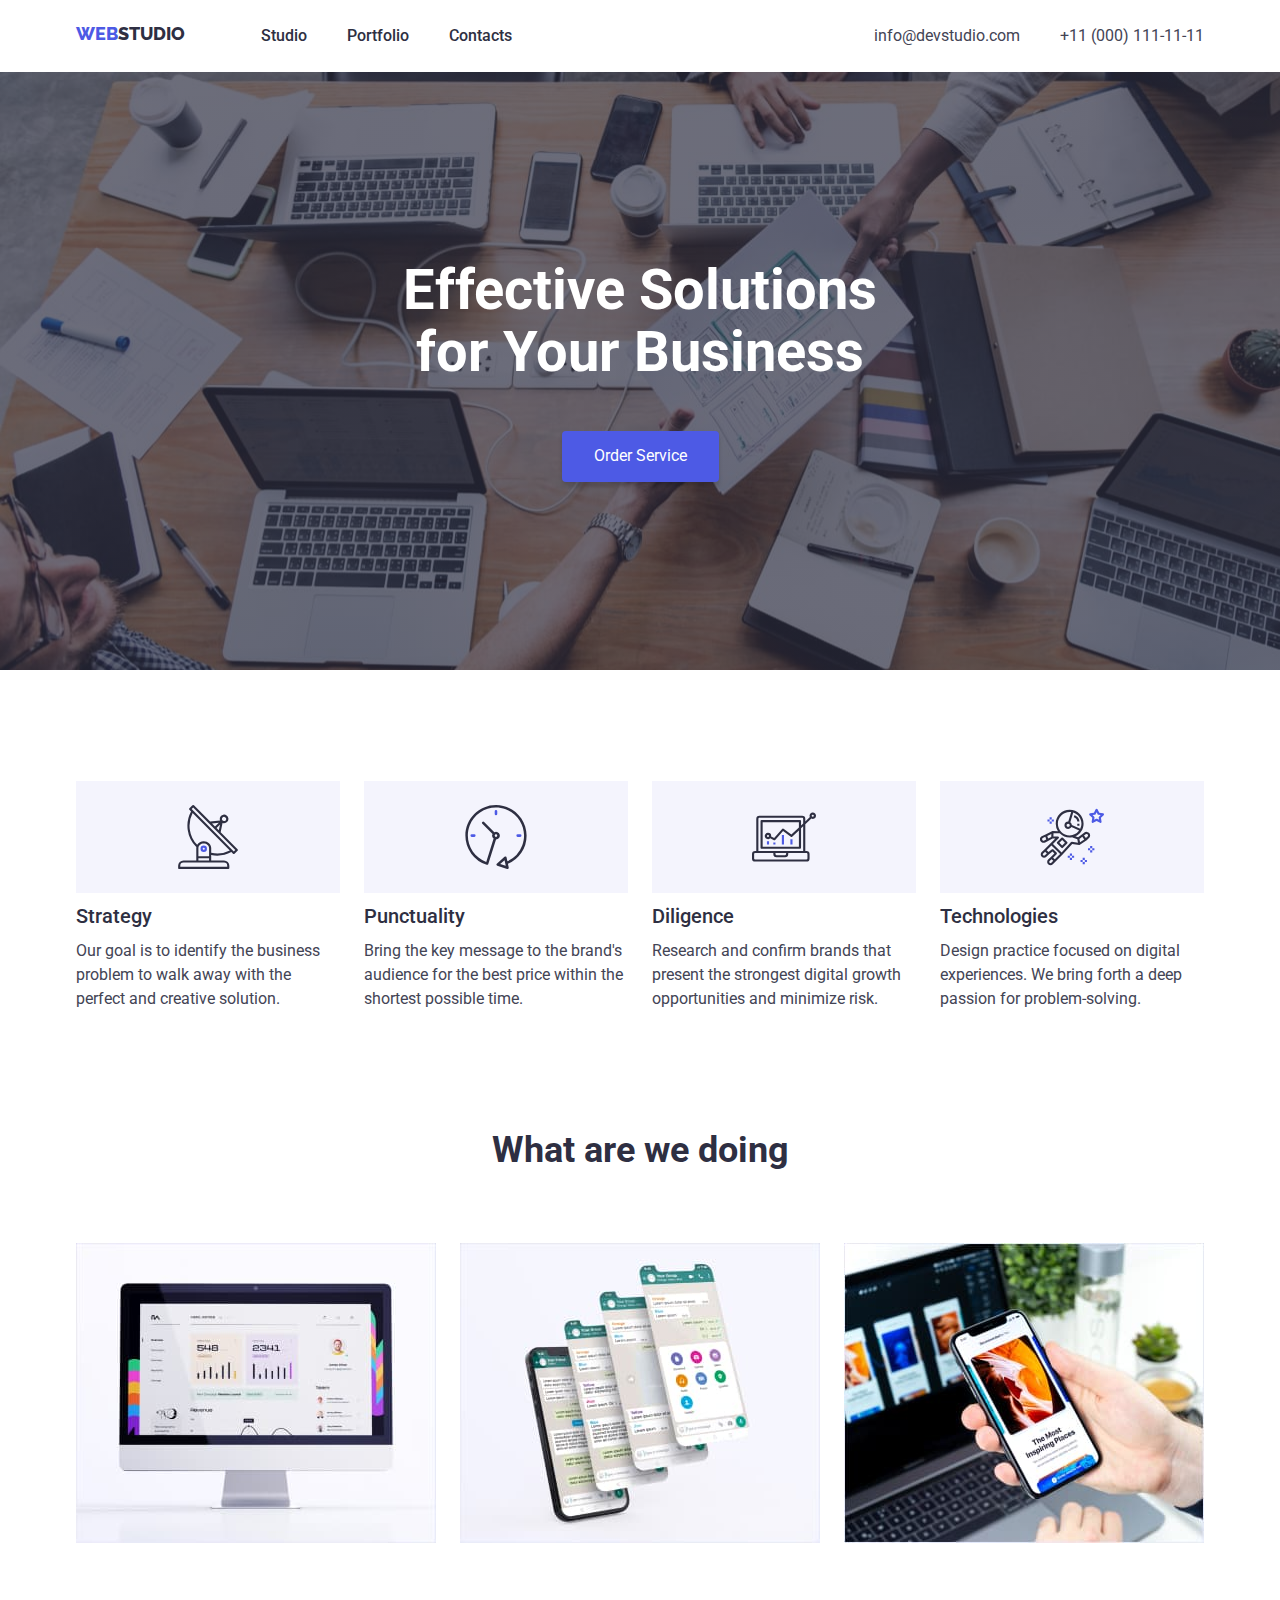
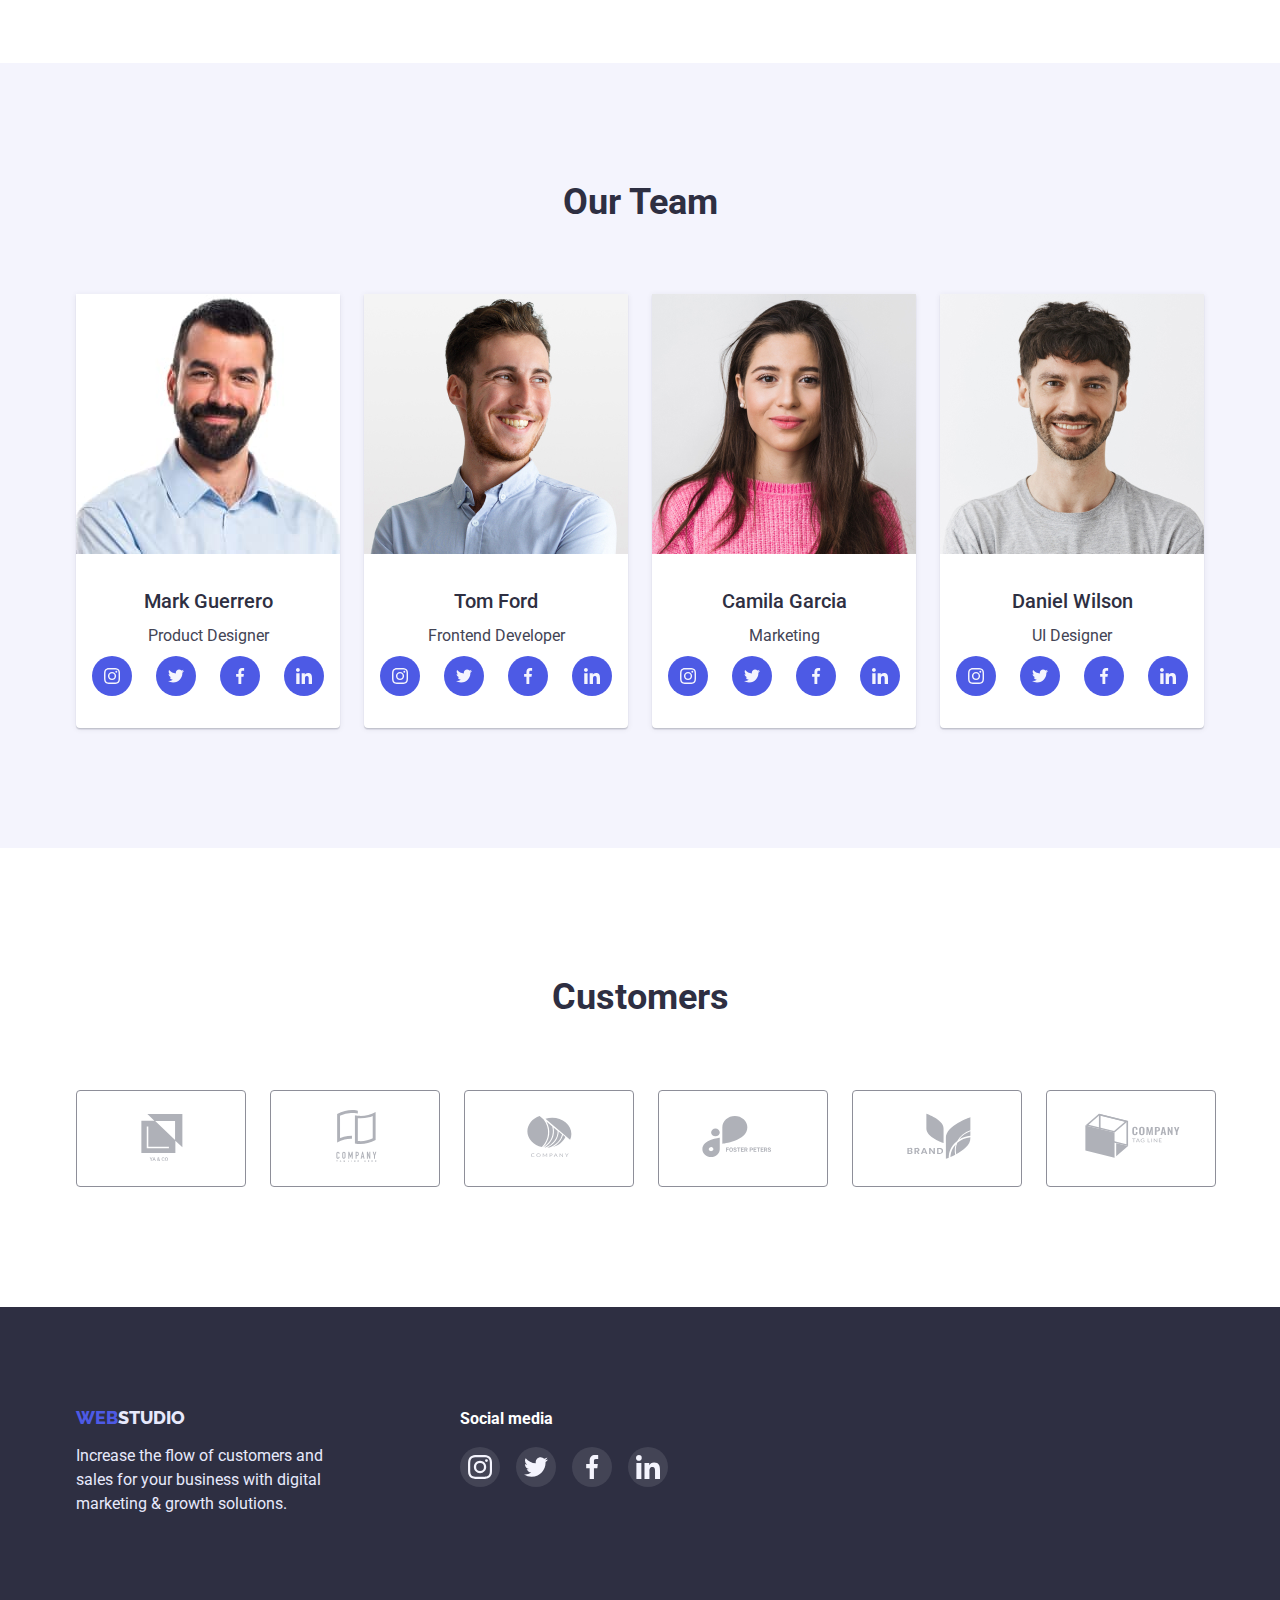
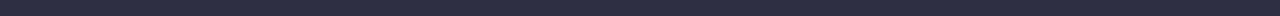
<file: index.html>
<!DOCTYPE html>
<html lang="en">

<head>
    <meta charset="UTF-8">
    <meta http-equiv="X-UA-Compatible" content="IE=edge">
    <meta name="viewport" content="width=device-width, initial-scale=1.0">
    <title>Web Studio</title>
    <link rel="stylesheet"
        href="https://cdnjs.cloudflare.com/ajax/libs/modern-normalize/1.0.0/modern-normalize.min.css" />
    <link rel="preconnect" href="https://fonts.googleapis.com">
    <link rel="preconnect" href="https://fonts.gstatic.com" crossorigin>
    <link
        href="https://fonts.googleapis.com/css2?family=Raleway:wght@800&family=Roboto:wght@400;500;700;900&display=swap"
        rel="stylesheet">
    <link rel="stylesheet" href="style.css">
</head>

<body>

    <!-- /////////////////header -->
    <header class="header">
        <div class="container header-container">
            <nav>
                <a class="logo link" href="./index.html">Web<span>Studio</span></a>
                <ul class="nav-list">
                    <li class="nav-item"><a class="header-link link" href="./index.html">Studio</a></li>
                    <li class="nav-item"><a class="header-link link" href="./portfolio.html">Portfolio</a></li>
                    <li class="nav-item"><a class="header-link link" href="">Contacts</a></li>
                </ul>
            </nav>
            <address>
                <ul class="address-list">
                    <li class="address-item"><a class="header-link link"
                            href="mailto:info@devstudio.com">info@devstudio.com</a></li>
                    <li class="address-item"><a class="header-link link" href="tel:+110001111111">+11 (000)
                            111-11-11</a>
                    </li>
                </ul>
            </address>
        </div>
    </header>

    <!-- ///////////////////////main -->
    <main>

        <!--//////////////////// hero  -->
        <section class="hero-section">
            <div class="container">
                <h1 class="main-title">Effective Solutions for Your Business</h1>
                <button class="hero-btn btn" type="button">Order Service</button>
            </div>
        </section>

        <!--//////////////////// Our features  -->
        <section class="section">
            <div class="container our_features-container">
                <h2 class="tier2-title our_features-title">Our features</h2>
                <ul class="wrapper-list our_features-list">
                    <li class="our_features-item">
                        <div class="our_features-block-icon">
                            <svg class="our_features-icon" width="64" height="64">
                                <use href="./images/icons.svg#icon-antenna"></use>
                            </svg>
                        </div>
                        <h3 class="tier3-title">
                            Strategy
                        </h3>
                        <p class="text">
                            Our goal is to identify the business
                            problem to walk away with the perfect and creative solution.
                        </p>
                    </li>
                    <li class="our_features-item">
                        <div class="our_features-block-icon">
                            <svg class="our_features-icon" width="64" height="64">
                                <use href="./images/icons.svg#icon-clock"></use>
                            </svg>
                        </div>
                        <h3 class="tier3-title">
                            Punctuality
                        </h3>
                        <p class="text">
                            Bring the key message to the brand's audience for the best price within the shortest
                            possible
                            time.
                        </p>
                    </li>
                    <li class="our_features-item">
                        <div class="our_features-block-icon">
                            <svg class="our_features-icon" width="64" height="64">
                                <use href="./images/icons.svg#icon-diagram"></use>
                            </svg>
                        </div>
                        <h3 class="tier3-title">
                            Diligence
                        </h3>
                        <p class="text">
                            Research and confirm brands that present the strongest digital growth opportunities and
                            minimize
                            risk.
                        </p>
                    </li>
                    <li class="our_features-item">
                        <div class="our_features-block-icon">
                            <svg class="our_features-icon" width="64" height="64">
                                <use href="./images/icons.svg#icon-astronaut"></use>
                            </svg>
                        </div>
                        <h3 class="tier3-title">
                            Technologies
                        </h3>
                        <p class="text">
                            Design practice focused on digital experiences. We bring forth a deep passion for
                            problem-solving.
                        </p>
                    </li>
                </ul>
            </div>
        </section>

        <!--//////////////////// what-we-do  -->
        <section class="section">
            <div class="container">
                <h2 class="tier2-title">What are we doing</h2>
                <ul class="wrapper-list">
                    <li><img src="./images/workflow-1.jpg" alt="workflow photo" width="360"></li>
                    <li><img src="./images/workflow-2.jpg" alt="workflow photo" width="360"></li>
                    <li><img src="./images/workflow-3.jpg" alt="workflow photo" width="360"></li>
                </ul>
            </div>
        </section>

        <!--//////////////////// our-team  -->
        <section class="section our_team-section">
            <div class="container">
                <h2 class="tier2-title">Our Team</h2>
                <ul class="our_team-list wrapper-list">
                    <li class="our_team-item">
                        <img src="./images/photo-1.jpg" alt="employee photo" width="264">
                        <div class="our_team-card-content">
                            <h3 class="tier3-title">Mark Guerrero</h3>
                            <p class="text our_team-text">Product Designer</p>
                            <ul class="our_team-soc-list">
                                <li class="our_team-soc-item">
                                    <a href="" class="our_team-soc-link">
                                        <svg width="16" height="16">
                                            <use href="./images/icons.svg#icon-instagram"></use>
                                        </svg>
                                    </a>
                                </li>
                                <li class="our_team-soc-item">
                                    <a href="" class="our_team-soc-link">
                                        <svg width="16" height="16">
                                            <use href="./images/icons.svg#icon-twitter"></use>
                                        </svg>
                                    </a>
                                </li>
                                <li class="our_team-soc-item">
                                    <a href="" class="our_team-soc-link">
                                        <svg width="16" height="16">
                                            <use href="./images/icons.svg#icon-facebook"></use>
                                        </svg>
                                    </a>
                                </li>
                                <li class="our_team-soc-item">
                                    <a href="" class="our_team-soc-link">
                                        <svg width="16" height="16">
                                            <use href="./images/icons.svg#icon-linkedin"></use>
                                        </svg>
                                    </a>
                                </li>
                            </ul>
                        </div>
                    </li>
                    <li class="our_team-item">
                        <img src="./images/photo-2.jpg" alt="employee photo" width="264">
                        <div class="our_team-card-content">
                            <h3 class="tier3-title">Tom Ford</h3>
                            <p class="text our_team-text">Frontend Developer</p>
                            <ul class="our_team-soc-list">
                                <li class="our_team-soc-item">
                                    <a href="" class="our_team-soc-link">
                                        <svg width="16" height="16">
                                            <use href="./images/icons.svg#icon-instagram"></use>
                                        </svg>
                                    </a>
                                </li>
                                <li class="our_team-soc-item">
                                    <a href="" class="our_team-soc-link">
                                        <svg width="16" height="16">
                                            <use href="./images/icons.svg#icon-twitter"></use>
                                        </svg>
                                    </a>
                                </li>
                                <li class="our_team-soc-item">
                                    <a href="" class="our_team-soc-link">
                                        <svg width="16" height="16">
                                            <use href="./images/icons.svg#icon-facebook"></use>
                                        </svg>
                                    </a>
                                </li>
                                <li class="our_team-soc-item">
                                    <a href="" class="our_team-soc-link">
                                        <svg width="16" height="16">
                                            <use href="./images/icons.svg#icon-linkedin"></use>
                                        </svg>
                                    </a>
                                </li>
                            </ul>
                        </div>
                    </li>
                    <li class="our_team-item">
                        <img src="./images/photo-3.jpg" alt="employee photo" width="264">
                        <div class="our_team-card-content">
                            <h3 class="tier3-title">Camila Garcia</h3>
                            <p class="text our_team-text">Marketing</p>
                            <ul class="our_team-soc-list">
                                <li class="our_team-soc-item">
                                    <a href="" class="our_team-soc-link">
                                        <svg width="16" height="16">
                                            <use href="./images/icons.svg#icon-instagram"></use>
                                        </svg>
                                    </a>
                                </li>
                                <li class="our_team-soc-item">
                                    <a href="" class="our_team-soc-link">
                                        <svg width="16" height="16">
                                            <use href="./images/icons.svg#icon-twitter"></use>
                                        </svg>
                                    </a>
                                </li>
                                <li class="our_team-soc-item">
                                    <a href="" class="our_team-soc-link">
                                        <svg width="16" height="16">
                                            <use href="./images/icons.svg#icon-facebook"></use>
                                        </svg>
                                    </a>
                                </li>
                                <li class="our_team-soc-item">
                                    <a href="" class="our_team-soc-link">
                                        <svg width="16" height="16">
                                            <use href="./images/icons.svg#icon-linkedin"></use>
                                        </svg>
                                    </a>
                                </li>
                            </ul>
                        </div>
                    </li>
                    <li class="our_team-item">
                        <img src="./images/photo-4.jpg" alt="employee photo" width="264">
                        <div class="our_team-card-content">
                            <h3 class="tier3-title">Daniel Wilson</h3>
                            <p class="text our_team-text">UI Designer</p>
                            <ul class="our_team-soc-list">
                                <li class="our_team-soc-item">
                                    <a href="" class="our_team-soc-link">
                                        <svg width="16" height="16">
                                            <use href="./images/icons.svg#icon-instagram"></use>
                                        </svg>
                                    </a>
                                </li>
                                <li class="our_team-soc-item">
                                    <a href="" class="our_team-soc-link">
                                        <svg width="16" height="16">
                                            <use href="./images/icons.svg#icon-twitter"></use>
                                        </svg>
                                    </a>
                                </li>
                                <li class="our_team-soc-item">
                                    <a href="" class="our_team-soc-link">
                                        <svg width="16" height="16">
                                            <use href="./images/icons.svg#icon-facebook"></use>
                                        </svg>
                                    </a>
                                </li>
                                <li class="our_team-soc-item">
                                    <a href="" class="our_team-soc-link">
                                        <svg width="16" height="16">
                                            <use href="./images/icons.svg#icon-linkedin"></use>
                                        </svg>
                                    </a>
                                </li>
                            </ul>
                        </div>
                    </li>
                </ul>
            </div>
        </section>

        <!--////////////////////////////////////// customers -->
        <section class="section customers-section">
            <div class="container">
                <h2 class="tier2-title">Customers</h2>
                <ul class="customers-list wrapper-list">
                    <a class="customers-link" href="">
                        <li class="customers-item">
                            <svg class="customers-icon" width="104" height="56">
                                <use href="./images/icons.svg#icon-client_logo-1"></use>
                            </svg>
                        </li>
                    </a>
                    <a class="customers-link" href="">
                        <li class="customers-item">
                            <svg class="customers-icon" width="104" height="56">
                                <use href="./images/icons.svg#icon-client_logo-2"></use>
                            </svg>
                        </li>
                    </a>
                    <a class="customers-link" href="">
                        <li class="customers-item">
                            <svg class="customers-icon" width="104" height="56">
                                <use href="./images/icons.svg#icon-client_logo-3"></use>
                            </svg>
                        </li>
                    </a>
                    <a class="customers-link" href="">
                        <li class="customers-item">
                            <svg class="customers-icon" width="104" height="56">
                                <use href="./images/icons.svg#icon-client_logo-4"></use>
                            </svg>
                        </li>
                    </a>
                    <a class="customers-link" href="">
                        <li class="customers-item">
                            <svg class="customers-icon" width="104" height="56">
                                <use href="./images/icons.svg#icon-client_logo-5"></use>
                            </svg>
                        </li>
                    </a>
                    <a class="customers-link" href="">
                        <li class="customers-item">
                            <svg class="customers-icon" width="104" height="56">
                                <use href="./images/icons.svg#icon-client_logo-6"></use>
                            </svg>
                        </li>
                    </a>
                </ul>
            </div>
        </section>
    </main>

    <!-- ////////////////////footer  -->
    <footer class="footer">
        <div class="container footer-container">
            <div class="footer-content">
                <a class="logo link" href="./index.html">Web<span>Studio</span></a>
                <p class="footer-text">Increase the flow of customers and sales for your business with digital marketing
                    &
                    growth solutions.</p>
            </div>
            <div class="footer-soc">
                <h4 class="footer-soc-title">
                    Social media
                </h4>
                <ul class="footer-soc-list">
                    <li class="footer-soc-item">
                        <a href="" class="footer-soc-link">
                            <svg width="24" height="24">
                                <use href="./images/icons.svg#icon-instagram"></use>
                            </svg>
                        </a>
                    </li>
                    <li class="footer-soc-item">
                        <a href="" class="footer-soc-link">
                            <svg width="24" height="24">
                                <use href="./images/icons.svg#icon-twitter"></use>
                            </svg>
                        </a>
                    </li>
                    <li class="footer-soc-item">
                        <a href="" class="footer-soc-link">
                            <svg width="24" height="24">
                                <use href="./images/icons.svg#icon-facebook"></use>
                            </svg>
                        </a>
                    </li>
                    <li class="footer-soc-item">
                        <a href="" class="footer-soc-link">
                            <svg width="24" height="24">
                                <use href="./images/icons.svg#icon-linkedin"></use>
                            </svg>
                        </a>
                    </li>
                </ul>
            </div>
        </div>
    </footer>
</body>

</html>
</file>
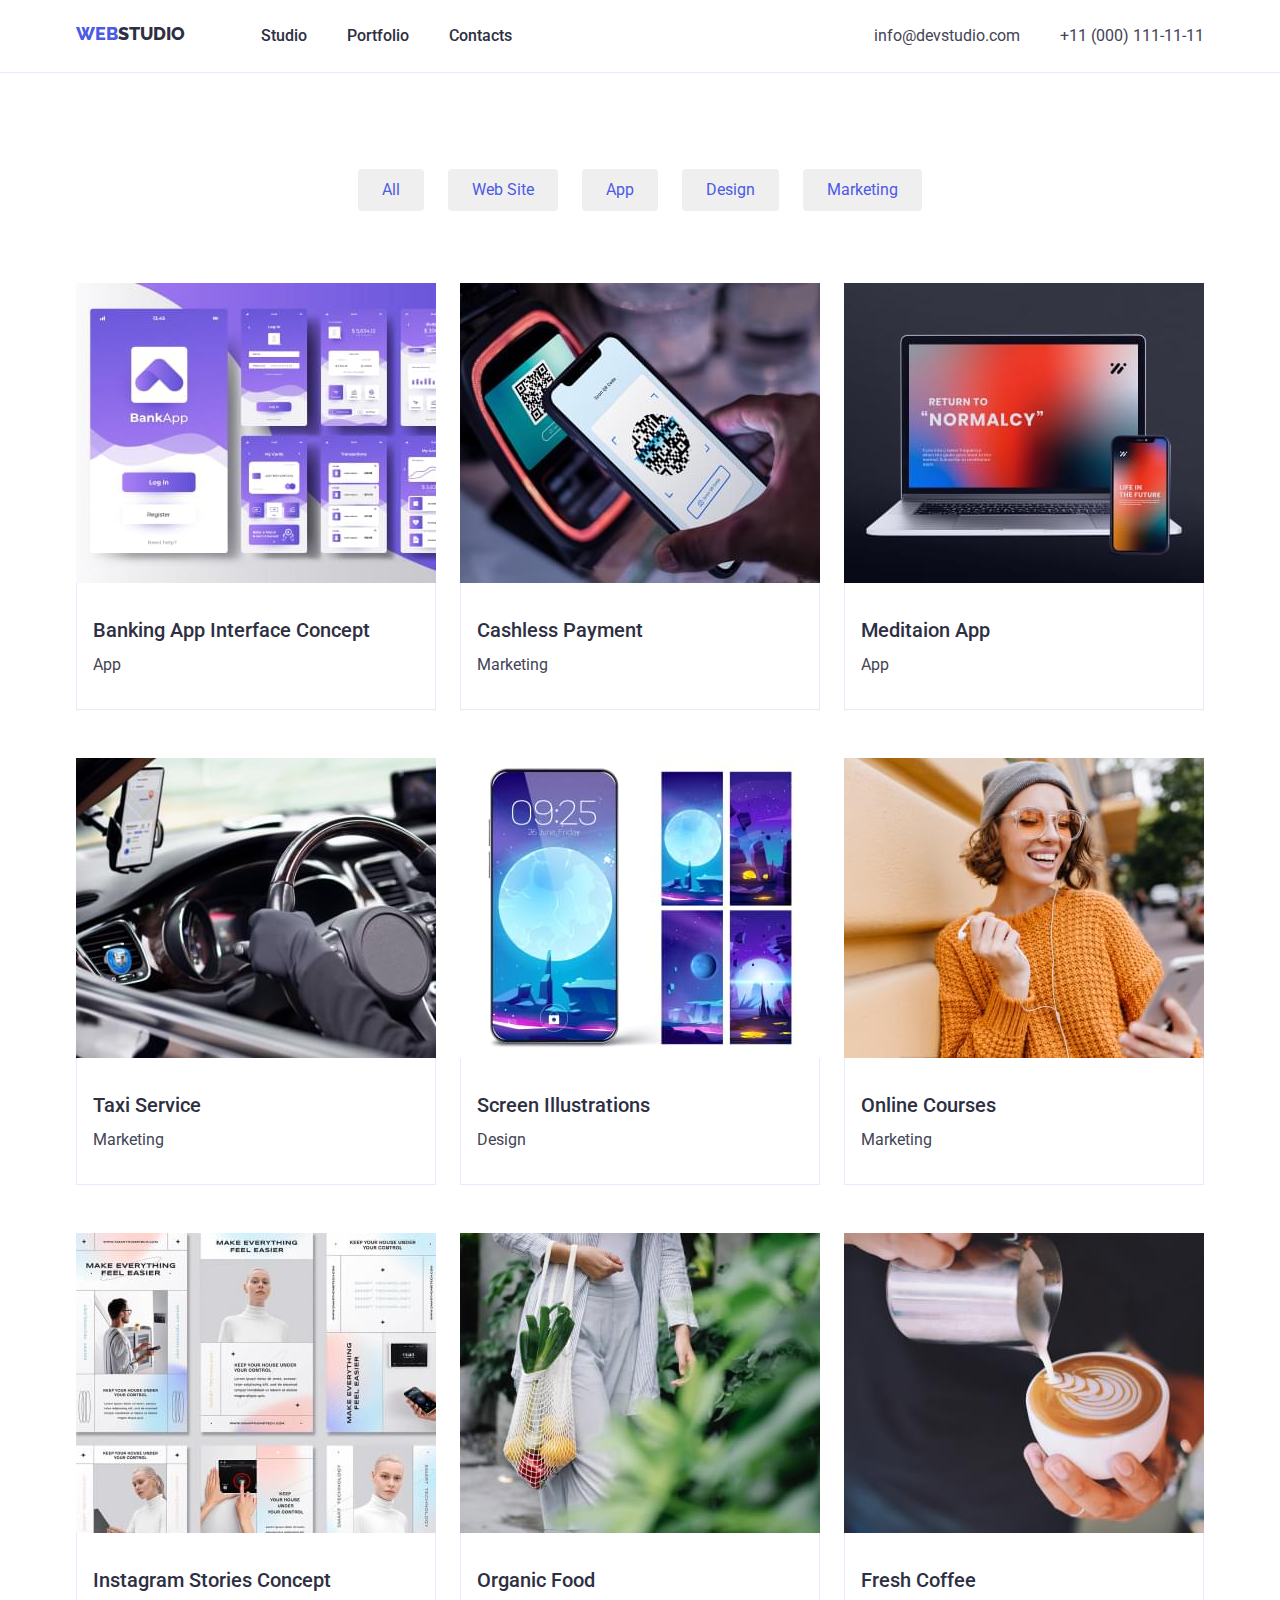
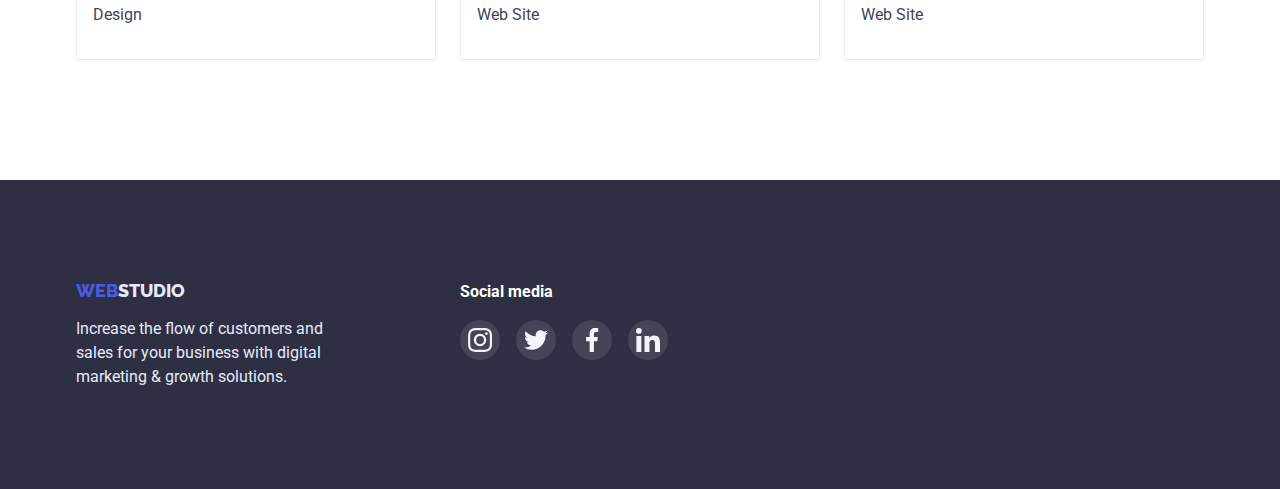
<file: portfolio.html>
<!DOCTYPE html>
<html lang="en">

<head>
    <meta charset="UTF-8">
    <meta http-equiv="X-UA-Compatible" content="IE=edge">
    <meta name="viewport" content="width=device-width, initial-scale=1.0">
    <title>WebStudio</title>
    <link rel="stylesheet" href="https://cdnjs.cloudflare.com/ajax/libs/modern-normalize/1.0.0/modern-normalize.min.css" />
    <link rel="preconnect" href="https://fonts.googleapis.com"><link rel="preconnect" href="https://fonts.gstatic.com" crossorigin>
    <link href="https://fonts.googleapis.com/css2?family=Raleway:wght@800&family=Roboto:wght@400;500;700;900&display=swap" rel="stylesheet">
    <link rel="stylesheet" href="style.css"> 
</head>    
<body>
    
    <!-- /////////////////header -->
    <header class="header header-portfolio">
        <div class="container header-container">
            <nav>
                <a class="logo link" href="./index.html">Web<span>Studio</span></a>
                <ul class="nav-list">
                    <li class="nav-item"><a class="header-link link" href="./index.html">Studio</a></li>
                    <li class="nav-item"><a class="header-link link" href="./portfolio.html">Portfolio</a></li>
                    <li class="nav-item"><a class="header-link link" href="">Contacts</a></li>
                </ul>
            </nav>
            <address>
                <ul class="address-list">
                    <li class="address-item"><a class="header-link link"
                            href="mailto:info@devstudio.com">info@devstudio.com</a></li>
                    <li class="address-item"><a class="header-link link" href="tel:+110001111111">+11 (000) 111-11-11</a>
                    </li>
                </ul>
            </address>
        </div>
    </header>

    <!-- ///////////////////////main -->
    <main class="main">
        <section class="section portfolio-section">

            <div class="container">
                <!-- /////////////////////////////tabs -->
                <ul class="tabs-list wrapper-list">
                    <li class="tab-item"><button class="tab-btn btn" type="button">All</button></li>
                    <li class="tab-item"><button class="tab-btn btn" type="button">Web Site</button></li>
                    <li class="tab-item"><button class="tab-btn btn" type="button">App</button></li>
                    <li class="tab-item"><button class="tab-btn btn" type="button">Design</button></li>
                    <li class="tab-item"><button class="tab-btn btn" type="button">Marketing</button></li>
                </ul>
                <!-- /////////////////////////////cards -->
                <ul class="cards-list">
                    <li class="card-item">
                        <a class="card-link" href="">
                            <img src="./images/Banking-App.jpg" alt="Banking-App" width="360">
                            <div class="portfolio_card-content">
                                <h3 class="tier3-title">Banking App Interface Concept</h3>
                                <p class="text">App</p>
                            </div>
                        </a>
                    </li>
                    <li class="card-item">
                        <a class="card-link" href="">
                            <img src="./images/Cashless-Payment.jpg" alt="Cashless-Payment" width="360">
                            <div class="portfolio_card-content">
                                <h3 class="tier3-title">Cashless Payment</h3>
                                <p class="text">Marketing</p>
                            </div>
                        </a>
                    </li>
                    <li class="card-item">
                        <a class="card-link" href="">
                            <img src="./images/Meditaion-App.jpg" alt="Meditaion-App" width="360">
                            <div class="portfolio_card-content">
                                <h3 class="tier3-title">Meditaion App</h3>
                                <p class="text">App</p>
                            </div>
                        </a>
                    </li>
                    <li class="card-item">
                        <a class="card-link" href="">
                            <img src="./images/Taxi-Service.jpg" alt="Taxi-Service" width="360">
                            <div class="portfolio_card-content">
                                <h3 class="tier3-title">Taxi Service</h3>
                                <p class="text">Marketing</p>
                            </div>
                        </a>
                    </li>
                    <li class="card-item">
                        <a class="card-link" href="">
                            <img src="./images/Screen-Illustrations.jpg" alt="Screen-Illustrations" width="360">
                            <div class="portfolio_card-content">
                                <h3 class="tier3-title">Screen Illustrations</h3>
                                <p class="text">Design</p>
                            </div>
                        </a>
                    </li>
                    <li class="card-item">
                        <a class="card-link" href="">
                            <img src="./images/Online-Courses.jpg" alt="Online-Courses" width="360">
                            <div class="portfolio_card-content">
                                <h3 class="tier3-title">Online Courses</h3>
                                <p class="text">Marketing</p>
                            </div>
                        </a>
                    </li>
                    <li class="card-item">
                        <a class="card-link" href="">
                            <img src="./images/Instagram-Stories.jpg" alt="Instagram-Stories" width="360">
                            <div class="portfolio_card-content">
                                <h3 class="tier3-title">Instagram Stories Concept</h3>
                                <p class="text">Design</p>
                            </div>
                        </a>
                    </li>
                    <li class="card-item">
                        <a class="card-link" href="">
                            <img src="./images/Organic-Food.jpg" alt="Organic-Food" width="360">
                            <div class="portfolio_card-content">
                                <h3 class="tier3-title">Organic Food</h3>
                                <p class="text">Web Site</p>
                            </div>
                        </a>
                    </li>
                    <li class="card-item">
                        <a class="card-link" href="">
                            <img src="./images/Fresh-Coffee.jpg" alt="Fresh-Coffee" width="360">
                            <div class="portfolio_card-content">
                                <h3 class="tier3-title">Fresh Coffee</h3>
                                <p class="text">Web Site</p>
                            </div>
                        </a>
                    </li>
                </ul>
            </div>
        </section>
    </main>

    <!-- ////////////////////footer  -->
    <footer class="footer">
        <div class="container footer-container">
            <div class="footer-content">
                <a class="logo link" href="./index.html">Web<span>Studio</span></a>
                <p class="footer-text">Increase the flow of customers and sales for your business with digital marketing &
                    growth solutions.</p>
            </div>
            <div class="footer-soc">
                <h4 class="footer-soc-title">
                    Social media
                </h4>
                <ul class="footer-soc-list">
                    <li class="footer-soc-item">
                        <a href="" class="footer-soc-link">
                            <svg width="24" height="24">
                                <use href="./images/icons.svg#icon-instagram"></use>
                            </svg>
                        </a>
                    </li>
                    <li class="footer-soc-item">
                        <a href="" class="footer-soc-link">
                            <svg width="24" height="24">
                                <use href="./images/icons.svg#icon-twitter"></use>
                            </svg>
                        </a>
                    </li>
                    <li class="footer-soc-item">
                        <a href="" class="footer-soc-link">
                            <svg width="24" height="24">
                                <use href="./images/icons.svg#icon-facebook"></use>
                            </svg>
                        </a>
                    </li>
                    <li class="footer-soc-item">
                        <a href="" class="footer-soc-link">
                            <svg width="24" height="24">
                                <use href="./images/icons.svg#icon-linkedin"></use>
                            </svg>
                        </a>
                    </li>
                </ul>
            </div>
        </div>
    </footer>
</body>
</html>
</file>
<file: style.css>
/* ///////////////////////base */

:root {
    --iris: #4D5AE5;
    --ocean: #404BBF;
    --navy-blue: #2E2F42;
    --slate: #434455;
    --white: #FFFFFF;
    --corn-flower: #E7E9FC;
    --cloud: #F4F4FD;
    --light-slate: #8E8F99;
    --green: #31D0AA;
}

body {
    font-family: 'Roboto', sans-serif;
    line-height: 1.5;
    color: var(--slate);
}

.container {
    max-width: 1158px;
    margin: 0 auto;
    padding: 0 15px;
}

h1, h2, h3, h4, p, ul{
    margin: 0;
}

ul {
    padding: 0;
    list-style: none;
}

img {
    display: block;
}

a {
    display: inline-block;
    text-decoration: none;
    color: inherit;
}

.tier2-title {
    margin-bottom: 72px;
    text-align: center;
    font-size: 36px;
    line-height: 1.1;
}

.main-title, .tier2-title {
    font-weight: 700;
}

.tier3-title {
    margin-bottom: 8px;
    font-size: 20px;
    font-weight: 500;
}

.tier2-title, .tier3-title {
    color: var(--navy-blue);
}

.text {
    color: var(--slate);
}

.btn {
    cursor: pointer;
    font-family: inherit;
}

.wrapper-list {
    display: flex;
    gap: 24px;
}

.section {
    padding-bottom: 120px;
}

/* ///////////////////////////////////////////index */

/* ///////////////////////////////////////////header */

.header {
    padding: 24px 0;
}

.header-container {
    display: flex;
    justify-content: space-between;
}

.logo {
    margin-right: 76px;
    font-family: 'Raleway', sans-serif;
    text-transform: uppercase;
    color: var(--iris);
    font-size: 18px;
    line-height: 1.1;
    font-weight: 800;
}

.header .logo span {
    color: var(--navy-blue);
}

.header-link:hover, .header-link:focus {
    color: var(--ocean);
}

nav {
    display: flex;
}

.nav-list {
    display: flex;
    gap: 40px;
}

.address-list {
    display: flex;
    gap: 40px;
}

.nav-item {
    color: var(--navy-blue);
    font-weight: 500;
}

.address-item {
    color: var(--slate);
    font-style: normal;
}

/*/////////////////////////////////////// hero-section  */

.hero-section {
    max-width: 1440px;
    padding: 188px 0;
    margin: 0 auto;
    background-image: linear-gradient(
    rgba(46, 47, 66, 0.7),
    rgba(46, 47, 66, 0.7)),
    url(./images/hero-img.jpg);
}

.main-title {
    text-align: center;
}

.main-title, .hero-btn {
    margin: 0 auto;
}

.main-title {
    margin-bottom: 48px;
    width: 494px;
    color: var(--white);
    font-size: 56px;
    line-height: 1.1;
}

.hero-btn {
    display: block;
    padding: 16px 32px;
    background-color: var(--iris);
    color: var(--white);
    box-shadow: 0px 4px 4px rgba(0, 0, 0, 0.15);
    border-radius: 4px;
    border: none;
}

.hero-btn:hover, .hero-btn:focus{
    background-color: var(--ocean);
    color: var(--white);
}

/*/////////////////////////////// our_features */

.our_features-section {
    padding-top: 120px;
}

.our_features-title {
    visibility: hidden;
}

.our_features-item {
    flex-basis: calc((100% - 72px) / 4);
}

.our_features-block-icon {
    padding: 24px 0;
    margin-bottom: 8px;
    display: flex;
    justify-content: center;
    align-items: center;
    background-color: var(--cloud);
}

/*///////////////////////////// our-team */

.our_team-section {
    padding-top: 120px;
    background-color: var(--cloud);
}

.our_team-list {
    text-align: center;
}

.our_team-item {
    background-color: var(--white);
    box-shadow: 0px 1px 6px rgba(46, 47, 66, 0.08), 0px 1px 1px rgba(46, 47, 66, 0.16), 0px 2px 1px rgba(46, 47, 66, 0.08);
    border-radius: 0px 0px 4px 4px;
}

.our_team-text {
    margin-bottom: 8px;
}

.our_team-soc-list {
    display: flex;
    justify-content: space-between;
}

.our_team-soc-link {
    display: flex;
    justify-content: center;
    align-items: center;
    height: 40px;
    width: 40px;
    border-radius: 50%;
    background-color: var(--iris);
}

.our_team-soc-link:is(:focus, :hover) {
    background-color: var(--ocean);
}

.our_team-card-content {
    padding: 32px 16px;
}

/* //////////////////////////portfolio */

.header-portfolio {
    border-bottom: 1px solid var(--corn-flower);
}

.portfolio-section {
    padding-top: 96px;
}

.tabs-list {
    justify-content: center;
    margin-bottom: 72px;
}

.tab-item {
    color: var(--iris);
    font-weight: 500;
}

.tab-btn {
    padding: 12px 24px;
    border-radius: 4px;
    border: none;
    color: var(--iris);
    font-family: 'Roboto', sans-serif;
}

.tab-btn:hover, .tab-btn:focus {
    background-color: var(--ocean);
    color: var(--white);
    box-shadow: 0px 3px 1px rgba(0, 0, 0, 0.1), 0px 2px 1px rgba(0, 0, 0, 0.08), 0px 2px 2px rgba(0, 0, 0, 0.12);
}

.cards-list {
    display: flex;
    flex-wrap: wrap;
    row-gap: 48px;
    column-gap: 24px;
}

.card-link:hover {
    box-shadow: 0px 1px 6px rgba(46, 47, 66, 0.08), 0px 1px 1px rgba(46, 47, 66, 0.16), 0px 2px 1px rgba(46, 47, 66, 0.08);
}

.portfolio_card-content {
    flex-basis: calc((100% - 48px) / 3);
    padding-top: 32px;
    padding-bottom: 32px;
    padding-left: 16px;
    border: 1px solid var(--corn-flower);
    border-top: none;
}

/* ///////////////////////customers */

.customers-section {
    padding-top: 130px;
}

.customers-link {
    padding: 16px 32px;
    border: 1px solid var(--light-slate);
    border-radius: 4px;
}

.customers-icon {
    fill: #AFB1B8;
}

.customers-link:is(:hover, :focus) {
    border-color: var(--ocean);
}

.customers-link:is(:hover, :focus) .customers-icon{
    fill: var(--ocean);
  }
  


/*////////////////////////////////////////////// fotter  */

.footer-container {
    display: flex;
}

.footer-content {
    margin-right: 120px;
}

.footer .logo span {
    color: var(--corn-flower);
}

.footer .logo {
    margin-bottom: 16px;
}

.footer {
    padding: 100px 0;
    background-color: var(--navy-blue);
}

.footer-text {
    width: 264px;
    color: var(--corn-flower);
}

.footer-soc-title {
    margin-bottom: 16px;
    color: var(--white);
}

.footer-soc-list {
    display: flex;
    gap: 16px;
}

.footer-soc-link {
    width: 40px;
    height: 40px;
    display: flex;
    justify-content: center;
    align-items: center;
    background-color: var(--slate);
    border-radius: 50%;
}

.footer-soc-link:is(:hover, :focus) {
    background-color: var(--green);
}
</file>
